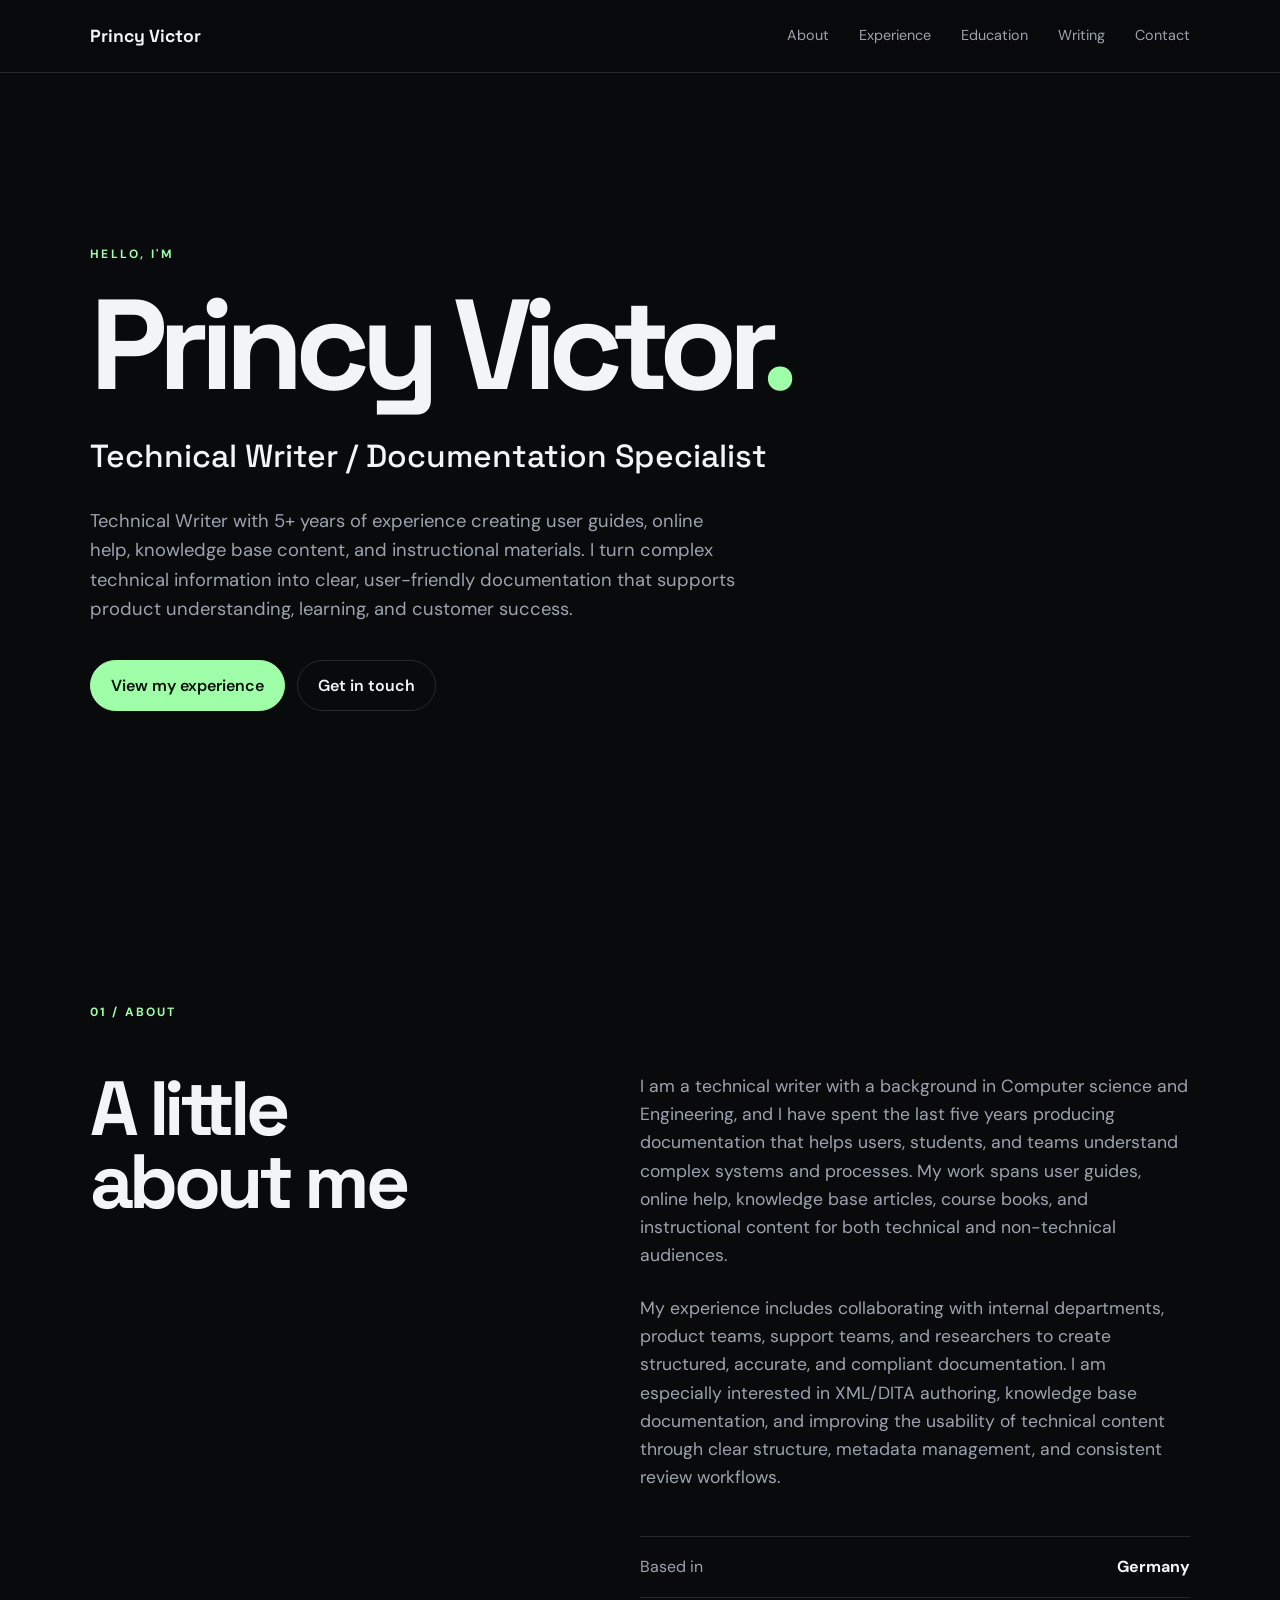
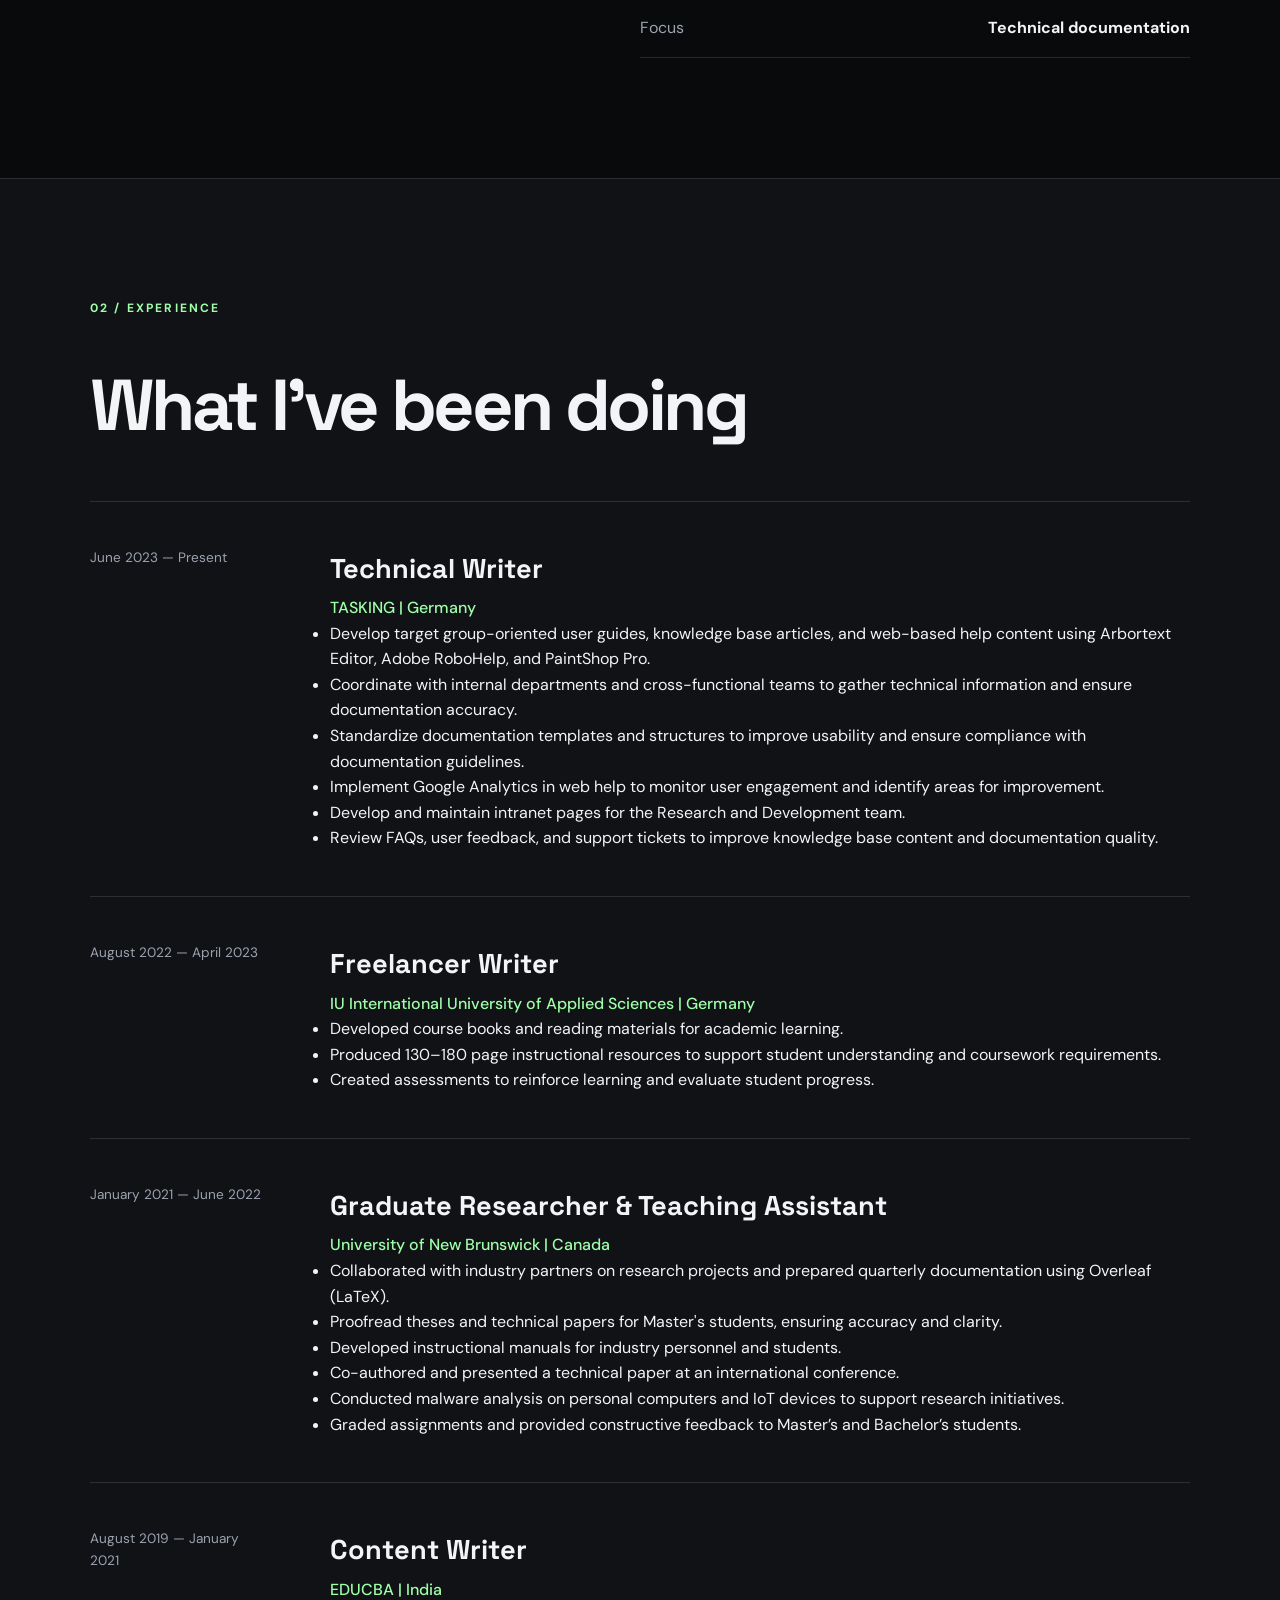
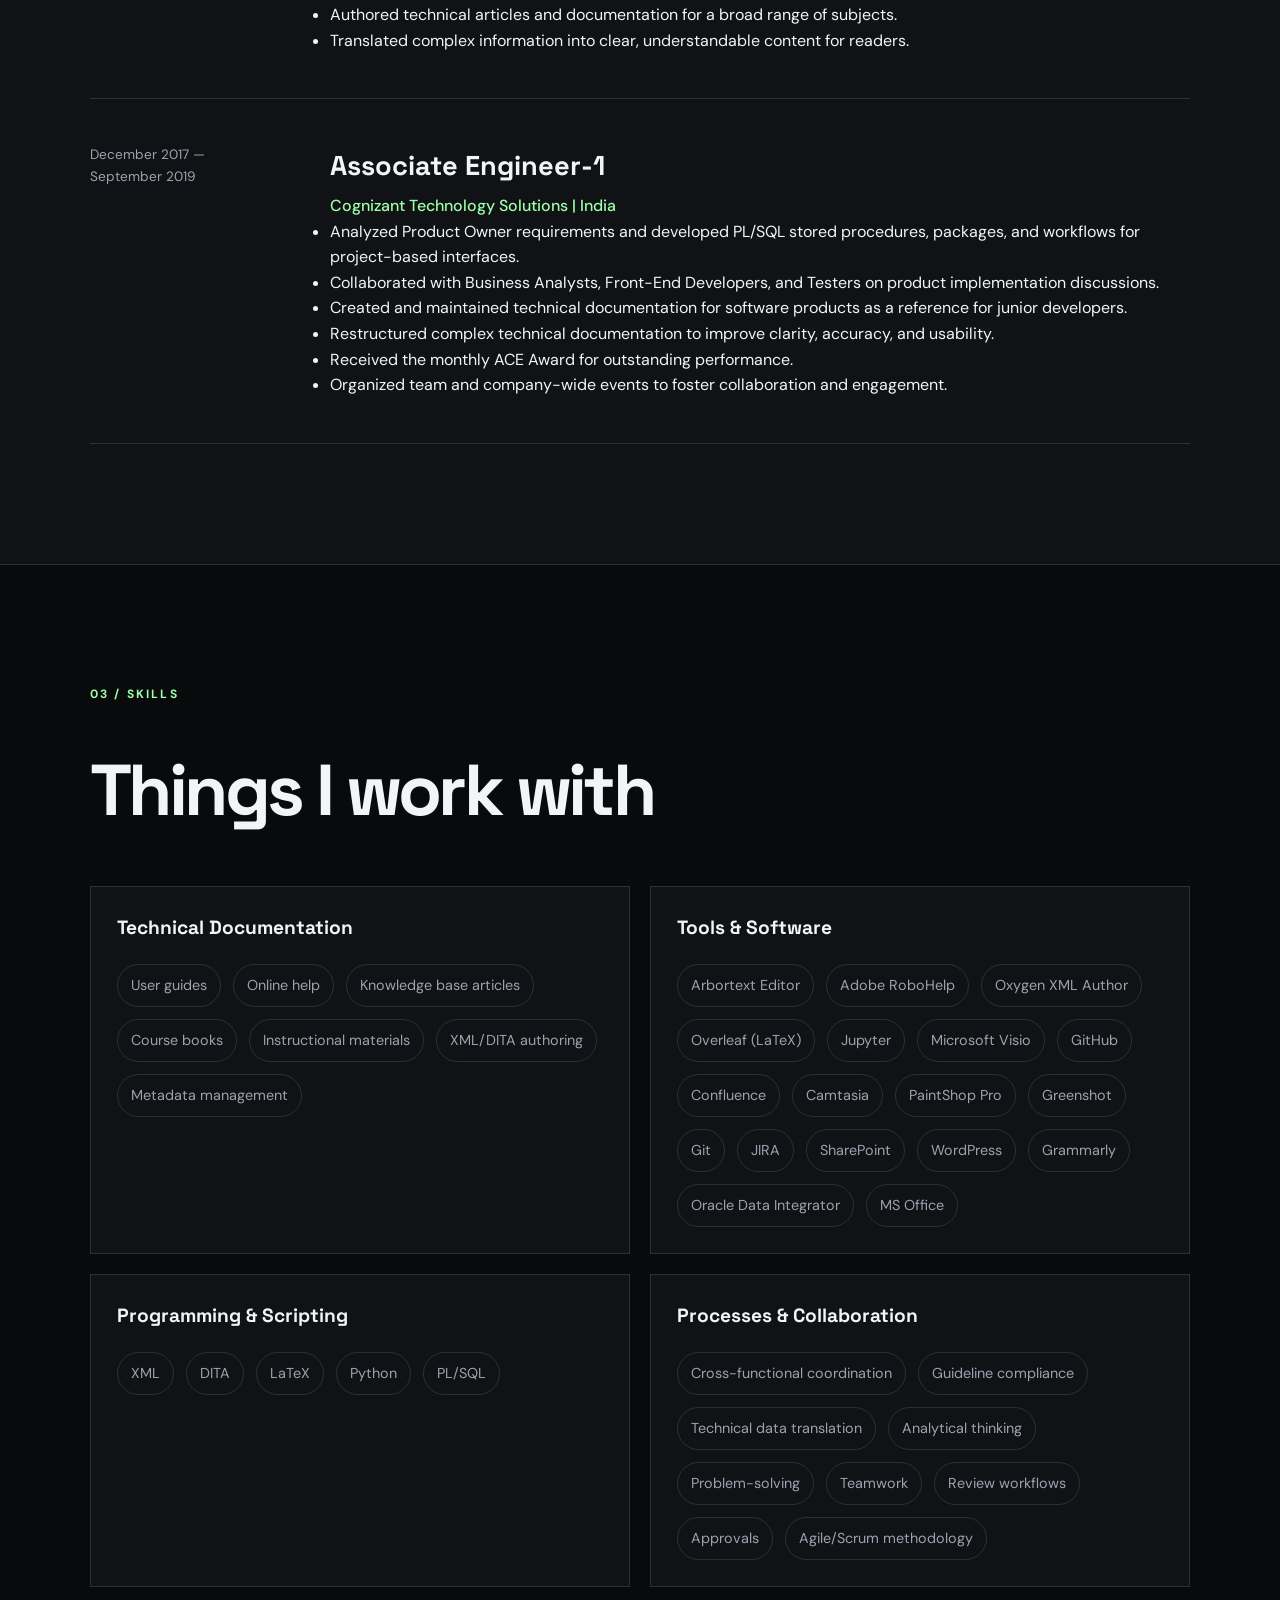
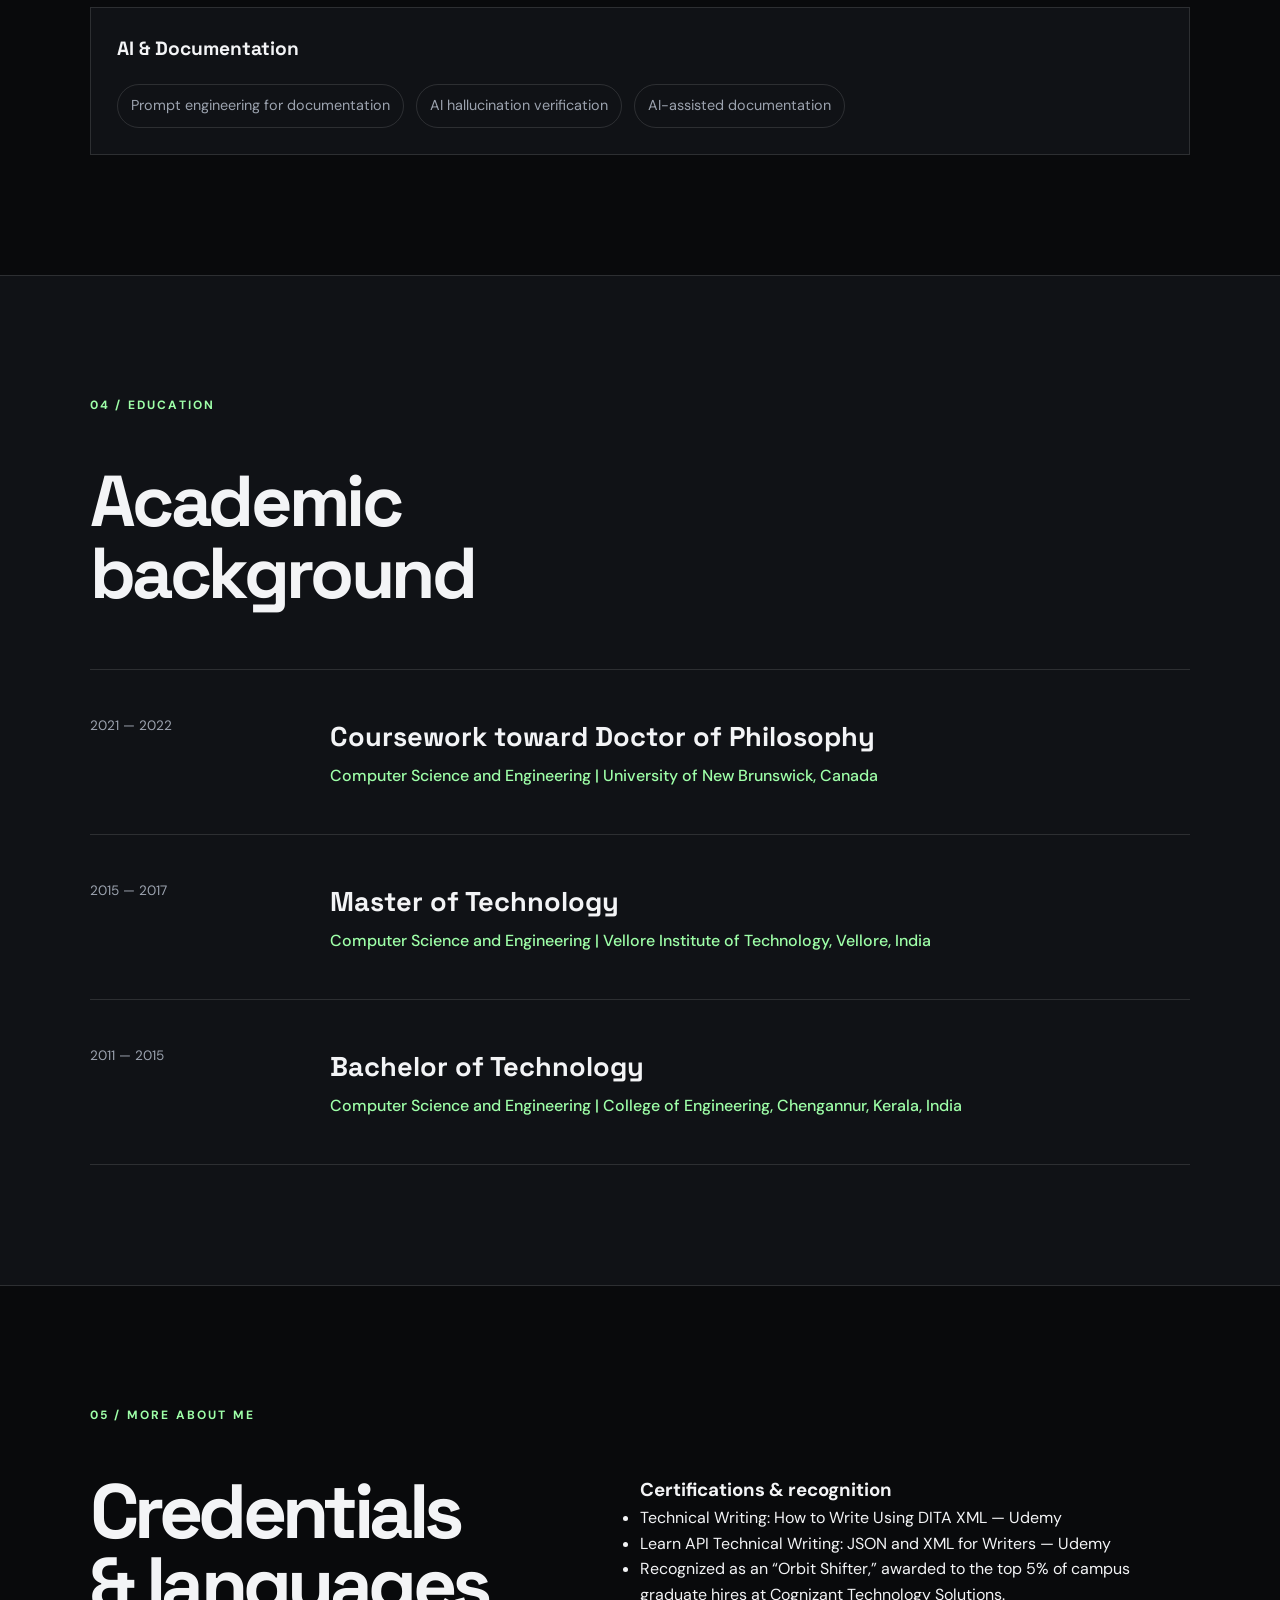
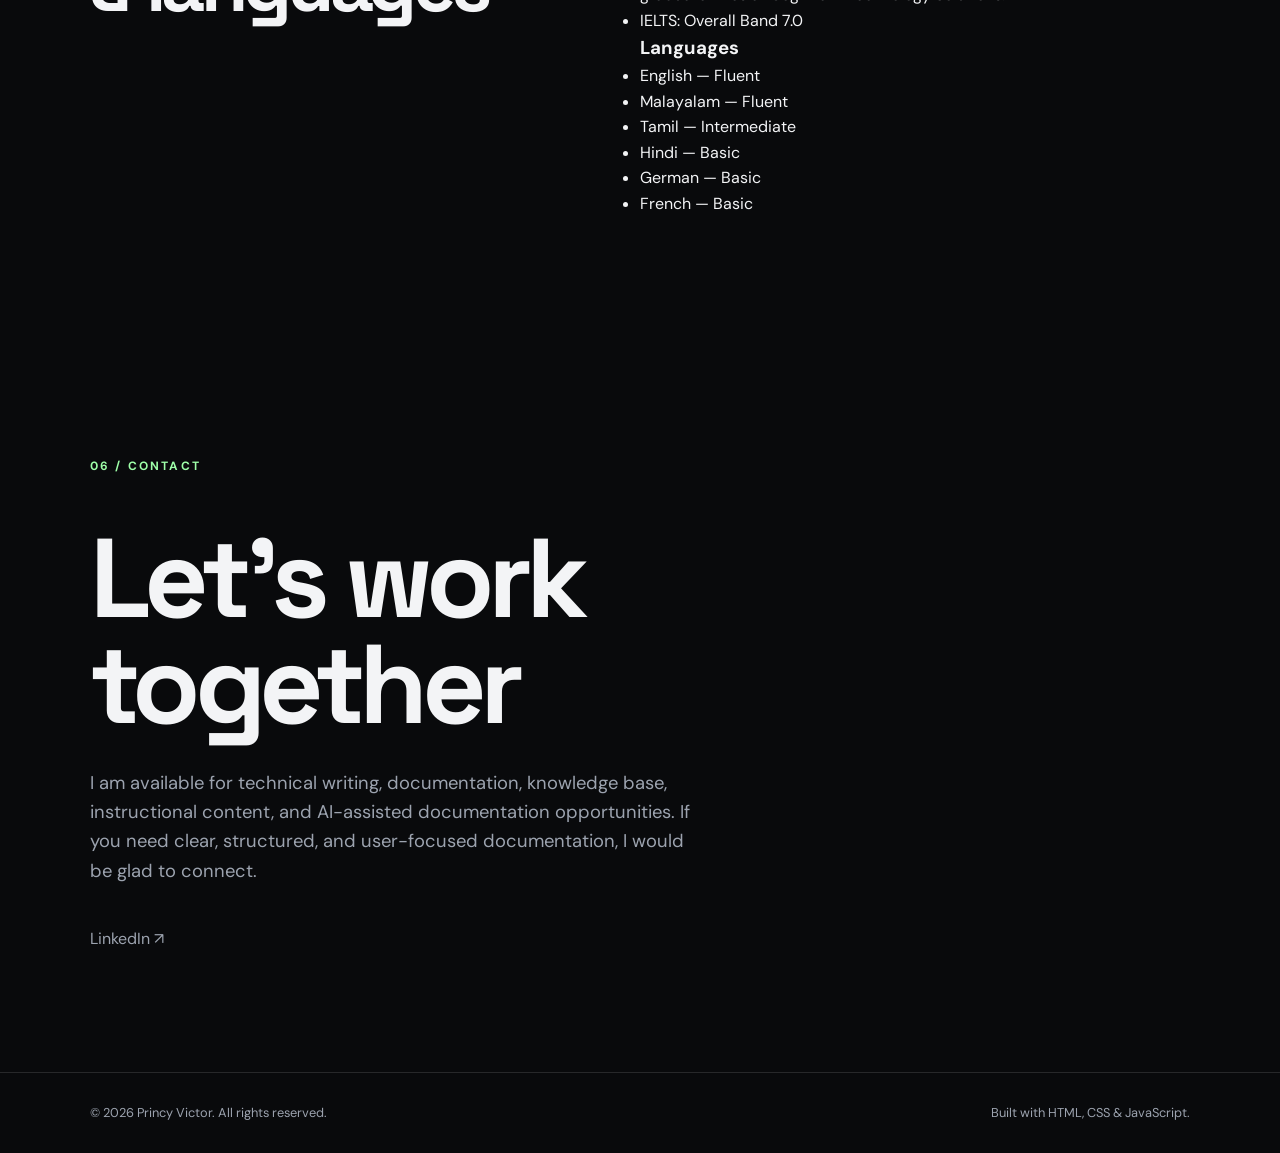
<file: index.html>
<!DOCTYPE html>
<html lang="en">
<head>
    <meta charset="UTF-8">
    <meta name="viewport" content="width=device-width, initial-scale=1.0">

    <meta
        name="description"
        content="Princy Victor — personal website, portfolio and projects."
    >

    <title>Princy Victor — Personal Website</title>

    <link rel="stylesheet" href="style.css">
</head>

<body>

    <!-- Navigation -->
    <header class="header">
        <nav class="nav container">

            <a href="#home" class="logo">
                Princy Victor
            </a>

            <div class="nav-links">
                <a href="#about">About</a>
                <a href="#experience">Experience</a>
                <a href="#education">Education</a>
                <a href="articles/git-notepad-workflow.html">Writing</a>
                <a href="#contact">Contact</a>
            </div>

        </nav>
    </header>


    <main>

        <!-- Hero -->
        <section id="home" class="hero">

            <div class="container hero-content">

                <p class="eyebrow">
                    HELLO, I'M
                </p>

                <h1>
                    Princy Victor<span>.</span>
                </h1>

                <h2>
                    Technical Writer / Documentation Specialist
                </h2>

                <p class="hero-description">
                    Technical Writer with 5+ years of experience creating user guides, online help,
                    knowledge base content, and instructional materials. I turn complex technical
                    information into clear, user-friendly documentation that supports product
                    understanding, learning, and customer success.
                </p>

                <div class="hero-buttons">
                    <a href="#experience" class="button button-primary">
                        View my experience
                    </a>

                    <a href="#contact" class="button button-secondary">
                        Get in touch
                    </a>
                </div>

            </div>

        </section>


        <!-- About -->
        <section id="about" class="section">

            <div class="container">

                <div class="section-label">
                    01 / ABOUT
                </div>

                <div class="about-grid">

                    <div>
                        <h2>
                            A little<br>
                            about me
                        </h2>
                    </div>

                    <div class="about-text">

                        <p>
                            I am a technical writer with a background in Computer science and Engineering,
                            and I have spent the last five years producing documentation that helps users,
                            students, and teams understand complex systems and processes. My work spans user
                            guides, online help, knowledge base articles, course books, and instructional
                            content for both technical and non-technical audiences.
                        </p>

                        <p>
                            My experience includes collaborating with internal departments, product teams,
                            support teams, and researchers to create structured, accurate, and compliant
                            documentation. I am especially interested in XML/DITA authoring, knowledge base
                            documentation, and improving the usability of technical content through clear
                            structure, metadata management, and consistent review workflows.
                        </p>

                        <div class="facts">

                            <div class="fact">
                                <span>Based in</span>
                                <strong>Germany</strong>
                            </div>

                            <div class="fact">
                                <span>Focus</span>
                                <strong>Technical documentation</strong>
                            </div>

                        </div>

                    </div>

                </div>

            </div>

        </section>


        <!-- Experience -->
        <section id="experience" class="section section-dark">

            <div class="container">

                <div class="section-label">
                    02 / EXPERIENCE
                </div>

                <h2 class="section-title">
                    What I've been doing
                </h2>

                <div class="experience-list">

                    <article class="experience-item">

                        <div class="experience-date">
                            June 2023 — Present
                        </div>

                        <div class="experience-content">

                            <h3>
                                Technical Writer
                            </h3>

                            <h4>
                                TASKING | Germany
                            </h4>

                            <ul>
                                <li>Develop target group-oriented user guides, knowledge base articles, and web-based help content using Arbortext Editor, Adobe RoboHelp, and PaintShop Pro.</li>
                                <li>Coordinate with internal departments and cross-functional teams to gather technical information and ensure documentation accuracy.</li>
                                <li>Standardize documentation templates and structures to improve usability and ensure compliance with documentation guidelines.</li>
                                <li>Implement Google Analytics in web help to monitor user engagement and identify areas for improvement.</li>
                                <li>Develop and maintain intranet pages for the Research and Development team.</li>
                                <li>Review FAQs, user feedback, and support tickets to improve knowledge base content and documentation quality.</li>
                            </ul>

                        </div>

                    </article>


                    <article class="experience-item">

                        <div class="experience-date">
                            August 2022 — April 2023
                        </div>

                        <div class="experience-content">

                            <h3>
                                Freelancer Writer
                            </h3>

                            <h4>
                                IU International University of Applied Sciences | Germany
                            </h4>

                            <ul>
                                <li>Developed course books and reading materials for academic learning.</li>
                                <li>Produced 130–180 page instructional resources to support student understanding and coursework requirements.</li>
                                <li>Created assessments to reinforce learning and evaluate student progress.</li>
                            </ul>

                        </div>

                    </article>


                    <article class="experience-item">

                        <div class="experience-date">
                            January 2021 — June 2022
                        </div>

                        <div class="experience-content">

                            <h3>
                                Graduate Researcher & Teaching Assistant
                            </h3>

                            <h4>
                                University of New Brunswick | Canada
                            </h4>

                            <ul>
                                <li>Collaborated with industry partners on research projects and prepared quarterly documentation using Overleaf (LaTeX).</li>
                                <li>Proofread theses and technical papers for Master's students, ensuring accuracy and clarity.</li>
                                <li>Developed instructional manuals for industry personnel and students.</li>
                                <li>Co-authored and presented a technical paper at an international conference.</li>
                                <li>Conducted malware analysis on personal computers and IoT devices to support research initiatives.</li>
                                <li>Graded assignments and provided constructive feedback to Master’s and Bachelor’s students.</li>
                            </ul>

                        </div>

                    </article>


                    <article class="experience-item">

                        <div class="experience-date">
                            August 2019 — January 2021
                        </div>

                        <div class="experience-content">

                            <h3>
                                Content Writer
                            </h3>

                            <h4>
                                EDUCBA | India
                            </h4>

                            <ul>
                                <li>Authored technical articles and documentation for a broad range of subjects.</li>
                                <li>Translated complex information into clear, understandable content for readers.</li>
                            </ul>

                        </div>

                    </article>


                    <article class="experience-item">

                        <div class="experience-date">
                            December 2017 — September 2019
                        </div>

                        <div class="experience-content">

                            <h3>
                                Associate Engineer-1
                            </h3>

                            <h4>
                                Cognizant Technology Solutions | India
                            </h4>

                            <ul>
                                <li>Analyzed Product Owner requirements and developed PL/SQL stored procedures, packages, and workflows for project-based interfaces.</li>
                                <li>Collaborated with Business Analysts, Front-End Developers, and Testers on product implementation discussions.</li>
                                <li>Created and maintained technical documentation for software products as a reference for junior developers.</li>
                                <li>Restructured complex technical documentation to improve clarity, accuracy, and usability.</li>
                                <li>Received the monthly ACE Award for outstanding performance.</li>
                                <li>Organized team and company-wide events to foster collaboration and engagement.</li>
                            </ul>

                        </div>

                    </article>

                </div>

            </div>

        </section>


        <!-- Skills -->
        <section class="section">

            <div class="container">

                <div class="section-label">
                    03 / SKILLS
                </div>

                <h2 class="section-title">
                    Things I work with
                </h2>

                <div class="skills">

                    <div class="skill-group">
                        <h3>Technical Documentation</h3>
                        <div class="skill-tags">
                            <span>User guides</span>
                            <span>Online help</span>
                            <span>Knowledge base articles</span>
                            <span>Course books</span>
                            <span>Instructional materials</span>
                            <span>XML/DITA authoring</span>
                            <span>Metadata management</span>
                        </div>
                    </div>

                    <div class="skill-group">
                        <h3>Tools & Software</h3>
                        <div class="skill-tags">
                            <span>Arbortext Editor</span>
                            <span>Adobe RoboHelp</span>
                            <span>Oxygen XML Author</span>
                            <span>Overleaf (LaTeX)</span>
                            <span>Jupyter</span>
                            <span>Microsoft Visio</span>
                            <span>GitHub</span>
                            <span>Confluence</span>
                            <span>Camtasia</span>
                            <span>PaintShop Pro</span>
                            <span>Greenshot</span>
                            <span>Git</span>
                            <span>JIRA</span>
                            <span>SharePoint</span>
                            <span>WordPress</span>
                            <span>Grammarly</span>
                            <span>Oracle Data Integrator</span>
                            <span>MS Office</span>
                        </div>
                    </div>

                    <div class="skill-group">
                        <h3>Programming & Scripting</h3>
                        <div class="skill-tags">
                            <span>XML</span>
                            <span>DITA</span>
                            <span>LaTeX</span>
                            <span>Python</span>
                            <span>PL/SQL</span>
                        </div>
                    </div>

                    <div class="skill-group">
                        <h3>Processes & Collaboration</h3>
                        <div class="skill-tags">
                            <span>Cross-functional coordination</span>
                            <span>Guideline compliance</span>
                            <span>Technical data translation</span>
                            <span>Analytical thinking</span>
                            <span>Problem-solving</span>
                            <span>Teamwork</span>
                            <span>Review workflows</span>
                            <span>Approvals</span>
                            <span>Agile/Scrum methodology</span>
                        </div>
                    </div>

                    <div class="skill-group">
                        <h3>AI & Documentation</h3>
                        <div class="skill-tags">
                            <span>Prompt engineering for documentation</span>
                            <span>AI hallucination verification</span>
                            <span>AI-assisted documentation</span>
                        </div>
                    </div>

                </div>

            </div>

        </section>


        <!-- Education -->
        <section id="education" class="section section-dark">

            <div class="container">

                <div class="section-label">
                    04 / EDUCATION
                </div>

                <h2 class="section-title">
                    Academic background
                </h2>

                <div class="experience-list">

                    <article class="experience-item">
                        <div class="experience-date">2021 — 2022</div>
                        <div class="experience-content">
                            <h3>Coursework toward Doctor of Philosophy</h3>
                            <h4>Computer Science and Engineering | University of New Brunswick, Canada</h4>
                        </div>
                    </article>

                    <article class="experience-item">
                        <div class="experience-date">2015 — 2017</div>
                        <div class="experience-content">
                            <h3>Master of Technology</h3>
                            <h4>Computer Science and Engineering | Vellore Institute of Technology, Vellore, India</h4>
                        </div>
                    </article>

                    <article class="experience-item">
                        <div class="experience-date">2011 — 2015</div>
                        <div class="experience-content">
                            <h3>Bachelor of Technology</h3>
                            <h4>Computer Science and Engineering | College of Engineering, Chengannur, Kerala, India</h4>
                        </div>
                    </article>

                </div>

            </div>

        </section>


        <!-- Certifications and Languages -->
        <section class="section">

            <div class="container">

                <div class="section-label">
                    05 / MORE ABOUT ME
                </div>

                <div class="about-grid">

                    <div>
                        <h2>Credentials<br>& languages</h2>
                    </div>

                    <div class="about-text">
                        <h3>Certifications & recognition</h3>
                        <ul>
                            <li>Technical Writing: How to Write Using DITA XML — Udemy</li>
                            <li>Learn API Technical Writing: JSON and XML for Writers — Udemy</li>
                            <li>Recognized as an “Orbit Shifter,” awarded to the top 5% of campus graduate hires at Cognizant Technology Solutions.</li>
                            <li>IELTS: Overall Band 7.0</li>
                        </ul>

                        <h3>Languages</h3>
                        <ul>
                            <li>English — Fluent</li>
                            <li>Malayalam — Fluent</li>
                            <li>Tamil — Intermediate</li>
                            <li>Hindi — Basic</li>
                            <li>German — Basic</li>
                            <li>French — Basic</li>
                        </ul>
                    </div>

                </div>

            </div>

        </section>


        <!-- Contact -->
        <section id="contact" class="section contact">

            <div class="container">

                <div class="section-label">
                    06 / CONTACT
                </div>

                <h2>
                    Let's work<br>
                    together<span></span>
                </h2>

                <p>
                    I am available for technical writing, documentation, knowledge base, instructional
                    content, and AI-assisted documentation opportunities. If you need clear, structured,
                    and user-focused documentation, I would be glad to connect.
                </p>

                <div class="social-links">

                    <a href="https://linkedin.com/in/princyvictor" target="_blank" rel="noopener">
                        LinkedIn ↗
                    </a>

                </div>

            </div>

        </section>

    </main>


    <!-- Footer -->
    <footer class="footer">

        <div class="container footer-content">

            <p>
                © <span id="year"></span> Princy Victor. All rights reserved.
            </p>

            <p>
                Built with HTML, CSS & JavaScript.
            </p>

        </div>

    </footer>


    <script src="script.js"></script>

</body>
</html>
</file>
<file: style.css>
@import url('https://fonts.googleapis.com/css2?family=DM+Sans:wght@400;500;600;700&family=Space+Grotesk:wght@500;600;700&display=swap');


/* =========================
   VARIABLES
========================= */

:root {

    --background: #090a0c;
    --background-light: #101216;

    --text: #f3f4f6;
    --muted: #9ca3af;

    --accent: #9effa8;

    --border: rgba(255, 255, 255, 0.12);

    --container: 1100px;

}


/* =========================
   RESET
========================= */

* {
    box-sizing: border-box;
    margin: 0;
    padding: 0;
}


body {

    background: var(--background);

    color: var(--text);

    font-family:
        "DM Sans",
        Arial,
        sans-serif;

    line-height: 1.6;

}


a {
    color: inherit;
}


.container {

    width: min(
        var(--container),
        calc(100% - 40px)
    );

    margin: 0 auto;

}


/* =========================
   HEADER
========================= */

.header {

    position: sticky;

    top: 0;

    z-index: 100;

    background:
        rgba(9, 10, 12, 0.85);

    backdrop-filter: blur(15px);

    border-bottom:
        1px solid var(--border);

}


.nav {

    min-height: 72px;

    display: flex;

    align-items: center;

    justify-content: space-between;

}


.logo {

    font-family:
        "Space Grotesk",
        sans-serif;

    font-weight: 700;

    font-size: 1.1rem;

    text-decoration: none;

}


.nav-links {

    display: flex;

    gap: 30px;

}


.nav-links a {

    color: var(--muted);

    text-decoration: none;

    font-size: 0.9rem;

    transition: color 0.2s ease;

}


.nav-links a:hover {

    color: var(--text);

}


/* =========================
   HERO
========================= */

.hero {

    min-height: 90vh;

    display: flex;

    align-items: center;

}


.hero-content {

    padding:
        120px 0;

}


.eyebrow {

    color: var(--accent);

    font-size: 0.75rem;

    font-weight: 700;

    letter-spacing: 0.2em;

    margin-bottom: 20px;

}


.hero h1 {

    font-family:
        "Space Grotesk",
        sans-serif;

    font-size:
        clamp(4rem, 11vw, 8rem);

    line-height: 0.95;

    letter-spacing: -0.07em;

}


.hero h1 span,
.contact h2 span {

    color: var(--accent);

}


.hero h2 {

    margin-top: 25px;

    font-family:
        "Space Grotesk",
        sans-serif;

    font-size:
        clamp(1.3rem, 3vw, 2rem);

    font-weight: 500;

}


.hero-description {

    max-width: 650px;

    margin-top: 25px;

    color: var(--muted);

    font-size: 1.15rem;

}


.hero-buttons {

    display: flex;

    flex-wrap: wrap;

    gap: 12px;

    margin-top: 35px;

}


.button {

    display: inline-block;

    padding:
        12px 20px;

    border-radius: 999px;

    text-decoration: none;

    font-weight: 600;

    border:
        1px solid var(--border);

    transition:
        transform 0.2s ease,
        border-color 0.2s ease;

}


.button:hover {

    transform: translateY(-2px);

}


.button-primary {

    background: var(--accent);

    color: #071008;

    border-color: var(--accent);

}


.button-secondary:hover {

    border-color: var(--accent);

}


/* =========================
   SECTIONS
========================= */

.section {

    padding:
        120px 0;

}


.section-dark {

    background:
        var(--background-light);

    border-block:
        1px solid var(--border);

}


.section-label {

    margin-bottom: 50px;

    color: var(--accent);

    font-size: 0.75rem;

    font-weight: 700;

    letter-spacing: 0.18em;

}


.section-title {

    max-width: 700px;

    margin-bottom: 60px;

    font-family:
        "Space Grotesk",
        sans-serif;

    font-size:
        clamp(2.5rem, 6vw, 4.5rem);

    line-height: 1;

    letter-spacing: -0.05em;

}


/* =========================
   ABOUT
========================= */

.about-grid {

    display: grid;

    grid-template-columns:
        0.9fr 1.1fr;

    gap: 100px;

}


.about-grid h2 {

    font-family:
        "Space Grotesk",
        sans-serif;

    font-size:
        clamp(3rem, 6vw, 5rem);

    line-height: 0.95;

    letter-spacing: -0.06em;

}


.about-text p {

    color: var(--muted);

    font-size: 1.1rem;

    margin-bottom: 25px;

}


.facts {

    margin-top: 45px;

    border-top:
        1px solid var(--border);

}


.fact {

    display: flex;

    justify-content: space-between;

    gap: 20px;

    padding: 17px 0;

    border-bottom:
        1px solid var(--border);

}


.fact span {

    color: var(--muted);

}


.fact strong {

    text-align: right;

}


/* =========================
   EXPERIENCE
========================= */

.experience-list {

    border-top:
        1px solid var(--border);

}


.experience-item {

    display: grid;

    grid-template-columns:
        180px 1fr;

    gap: 60px;

    padding:
        45px 0;

    border-bottom:
        1px solid var(--border);

}


.experience-date {

    color: var(--muted);

    font-size: 0.85rem;

}


.experience-content h3 {

    font-family:
        "Space Grotesk",
        sans-serif;

    font-size: 1.7rem;

}


.experience-content h4 {

    margin-top: 5px;

    color: var(--accent);

    font-weight: 500;

}


.experience-content p {

    max-width: 650px;

    margin-top: 18px;

    color: var(--muted);

}


/* =========================
   SKILLS
========================= */

.skills {

    display: grid;

    grid-template-columns: repeat(2, minmax(0, 1fr));

    gap: 20px;

}


.skills span {

    padding:
        12px 18px;

    border:
        1px solid var(--border);

    border-radius: 999px;

    color: var(--muted);

}


.skill-group {

    min-width: 0;

    padding: 26px;

    border: 1px solid var(--border);

    background: var(--background-light);

}


.skill-group:last-child {

    grid-column: 1 / -1;

}


.skill-group h3 {

    margin-bottom: 20px;

    color: var(--text);

    font-family:
        "Space Grotesk",
        sans-serif;

    font-size: 1.2rem;

}


.skill-tags {

    display: flex;

    flex-wrap: wrap;

    gap: 12px;

}


.skill-tags span {

    padding: 9px 13px;

    font-size: 0.9rem;

}


/* =========================
   PROJECTS
========================= */

/* =========================
   ARTICLES
========================= */

.post {

    max-width: 820px;

    padding: 100px 0 120px;

}


.post-back {

    color: var(--accent);

    text-decoration: none;

}


.post-header {

    padding: 55px 0 65px;

    border-bottom: 1px solid var(--border);

}


.post-header h1 {

    max-width: 780px;

    font-family: "Space Grotesk", sans-serif;

    font-size: clamp(2.6rem, 7vw, 5.5rem);

    line-height: 1;

}


.post-meta {

    margin-top: 24px;

    color: var(--muted);

}


.post-content {

    max-width: 720px;

    padding-top: 60px;

}


.post-content p,
.post-content li,
.post-content dd {

    color: var(--muted);

    font-size: 1.05rem;

}


.post-content p {

    margin-bottom: 24px;

}


.post-content h2 {

    margin: 58px 0 22px;

    font-family: "Space Grotesk", sans-serif;

    font-size: 2rem;

}


.post-content h3 {

    margin: 30px 0 10px;

    font-family: "Space Grotesk", sans-serif;

    font-size: 1.3rem;

}


.post-content ol {

    margin: 0 0 24px;

    padding-left: 24px;

}


.post-content dt {

    margin-top: 20px;

    color: var(--text);

    font-weight: 700;

}


.post-content dd {

    margin: 5px 0 0 20px;

}


.post-content code {

    padding: 2px 6px;

    border-radius: 4px;

    background: rgba(158, 255, 168, 0.08);

    color: var(--accent);

    font-size: 0.9em;

}


.post-content pre {

    margin: 20px 0 28px;

    padding: 18px 20px;

    overflow-x: auto;

    border: 1px solid var(--border);

    background: var(--background-light);

}


.post-content pre code {

    padding: 0;

    background: transparent;

}


.post-content a {

    color: var(--accent);

}


.post-image {

    margin: 34px 0 40px;

}


.post-image img {

    display: block;

    width: 100%;

    height: auto;

    border: 1px solid var(--border);

}


.post-image figcaption {

    margin-top: 10px;

    color: var(--muted);

    font-size: 0.85rem;

}


.post-closing {

    margin-top: 60px;

    padding-top: 28px;

    border-top: 1px solid var(--border);

}

.projects-grid {

    display: grid;

    grid-template-columns:
        repeat(3, 1fr);

    gap: 18px;

}


.project-card {

    min-height: 380px;

    padding: 30px;

    display: flex;

    flex-direction: column;

    border:
        1px solid var(--border);

    border-radius: 18px;

    background:
        rgba(255,255,255,0.02);

    transition:
        transform 0.25s ease,
        border-color 0.25s ease;

}


.project-card:hover {

    transform: translateY(-5px);

    border-color:
        rgba(158, 255, 168, 0.45);

}


.project-number {

    color: var(--accent);

    font-size: 0.8rem;

    margin-bottom: 60px;

}


.project-card h3 {

    font-family:
        "Space Grotesk",
        sans-serif;

    font-size: 1.6rem;

}


.project-card p {

    margin-top: 15px;

    color: var(--muted);

}


.project-tags {

    display: flex;

    flex-wrap: wrap;

    gap: 7px;

    margin-top: 25px;

}


.project-tags span {

    padding:
        5px 9px;

    border:
        1px solid var(--border);

    border-radius: 5px;

    color: var(--muted);

    font-size: 0.7rem;

}


.project-card > a {

    margin-top: auto;

    padding-top: 30px;

    color: var(--accent);

    text-decoration: none;

    font-weight: 600;

}


/* =========================
   CONTACT
========================= */

.contact h2 {

    font-family:
        "Space Grotesk",
        sans-serif;

    font-size:
        clamp(3.5rem, 9vw, 7rem);

    line-height: 0.95;

    letter-spacing: -0.06em;

}


.contact p {

    max-width: 600px;

    margin-top: 30px;

    color: var(--muted);

    font-size: 1.15rem;

}


.email {

    display: inline-block;

    margin-top: 30px;

    color: var(--accent);

    font-family:
        "Space Grotesk",
        sans-serif;

    font-size:
        clamp(1.3rem, 3vw, 2rem);

    text-decoration: none;

    border-bottom:
        1px solid var(--accent);

}


.social-links {

    display: flex;

    gap: 25px;

    margin-top: 40px;

}


.social-links a {

    text-decoration: none;

    color: var(--muted);

}


.social-links a:hover {

    color: var(--text);

}


/* =========================
   FOOTER
========================= */

.footer {

    padding:
        30px 0;

    border-top:
        1px solid var(--border);

    color: var(--muted);

    font-size: 0.8rem;

}


.footer-content {

    display: flex;

    justify-content: space-between;

    gap: 20px;

}


/* =========================
   MOBILE
========================= */

@media (max-width: 800px) {

    .nav-links {

        gap: 15px;

    }


    .nav-links a {

        font-size: 0.8rem;

    }


    .hero-content {

        padding:
            100px 0;

    }


    .about-grid {

        grid-template-columns: 1fr;

        gap: 50px;

    }


    .experience-item {

        grid-template-columns: 1fr;

        gap: 15px;

    }


    .projects-grid {

        grid-template-columns: 1fr;

    }


    .skills {

        grid-template-columns: 1fr;

    }


    .skill-group:last-child {

        grid-column: auto;

    }


    .project-card {

        min-height: 320px;

    }


    .footer-content {

        flex-direction: column;

    }

}


@media (max-width: 500px) {

    .container {

        width:
            calc(100% - 30px);

    }


    .nav {

        min-height: 65px;

    }


    .logo {

        font-size: 0.95rem;

    }


    .nav-links {

        gap: 10px;

    }


    .nav-links a:nth-child(2) {

        display: none;

    }


    .section {

        padding:
            80px 0;

    }

}
</file>
